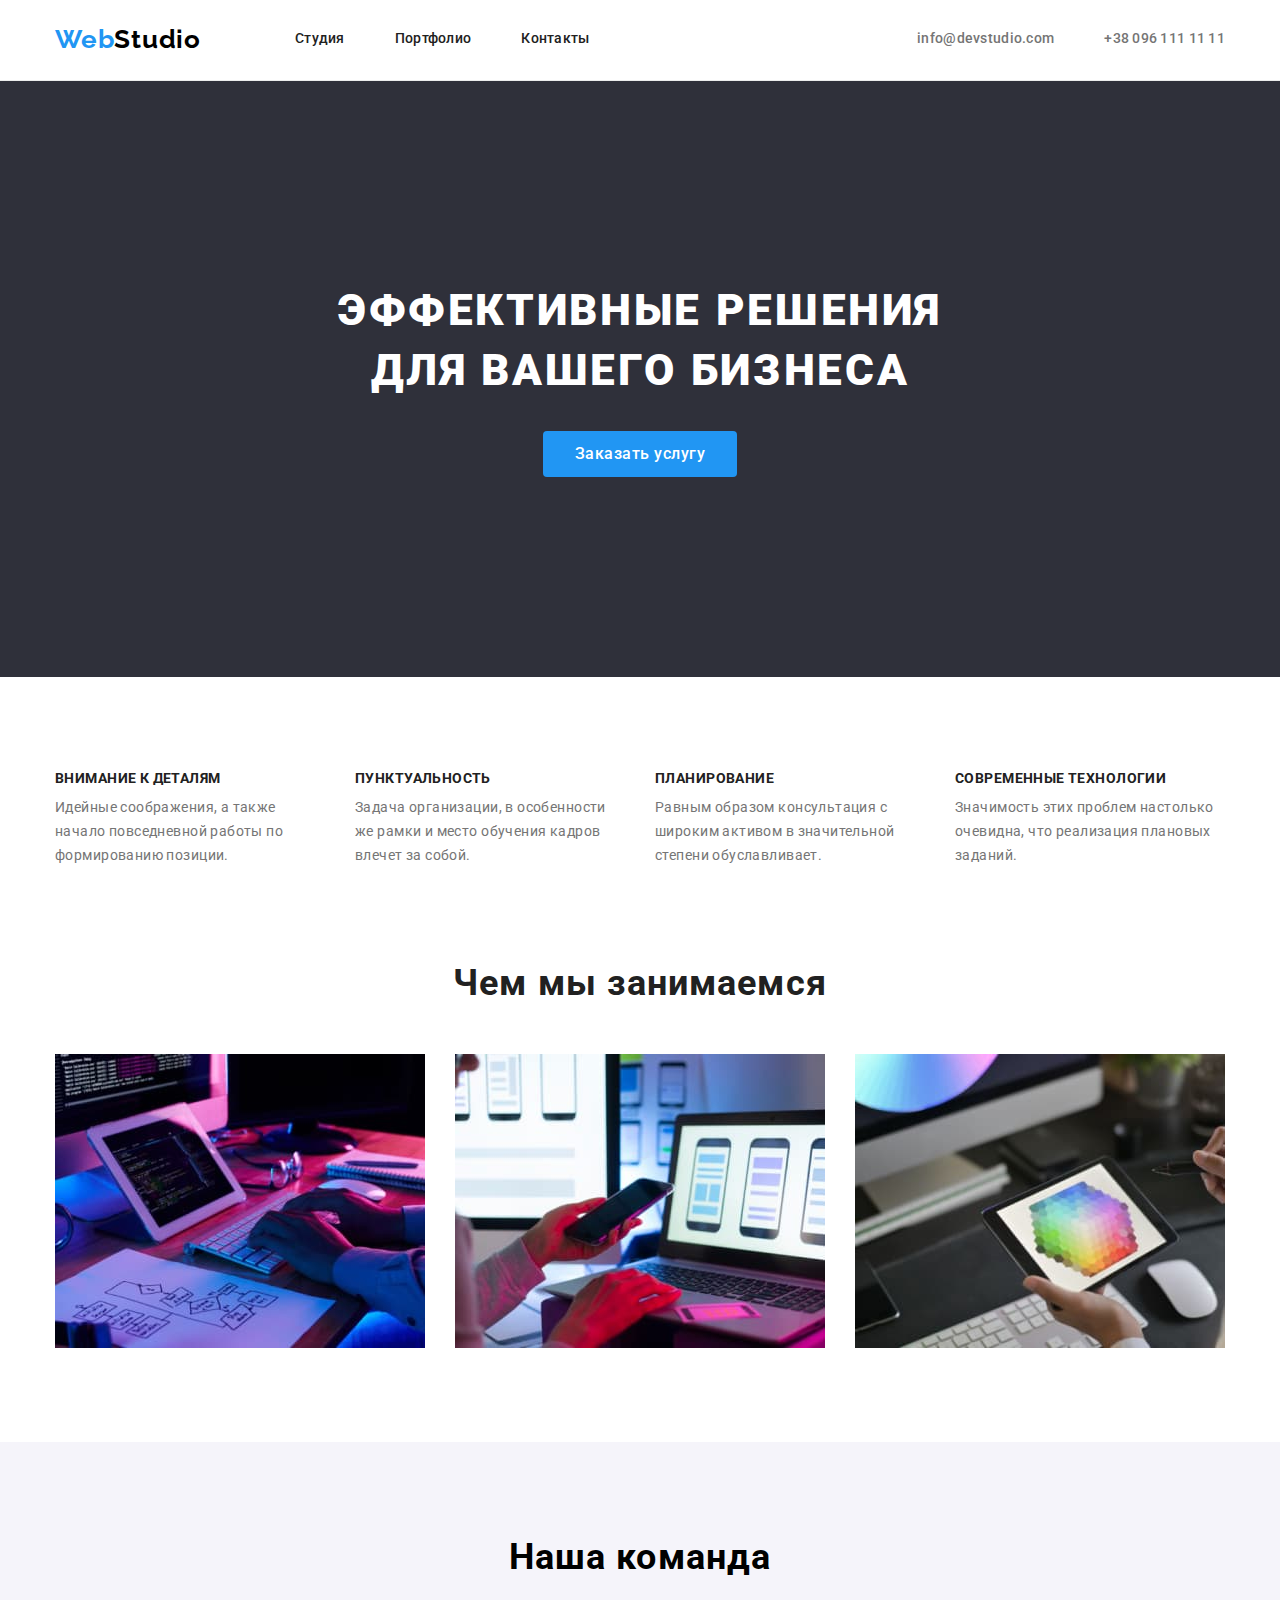
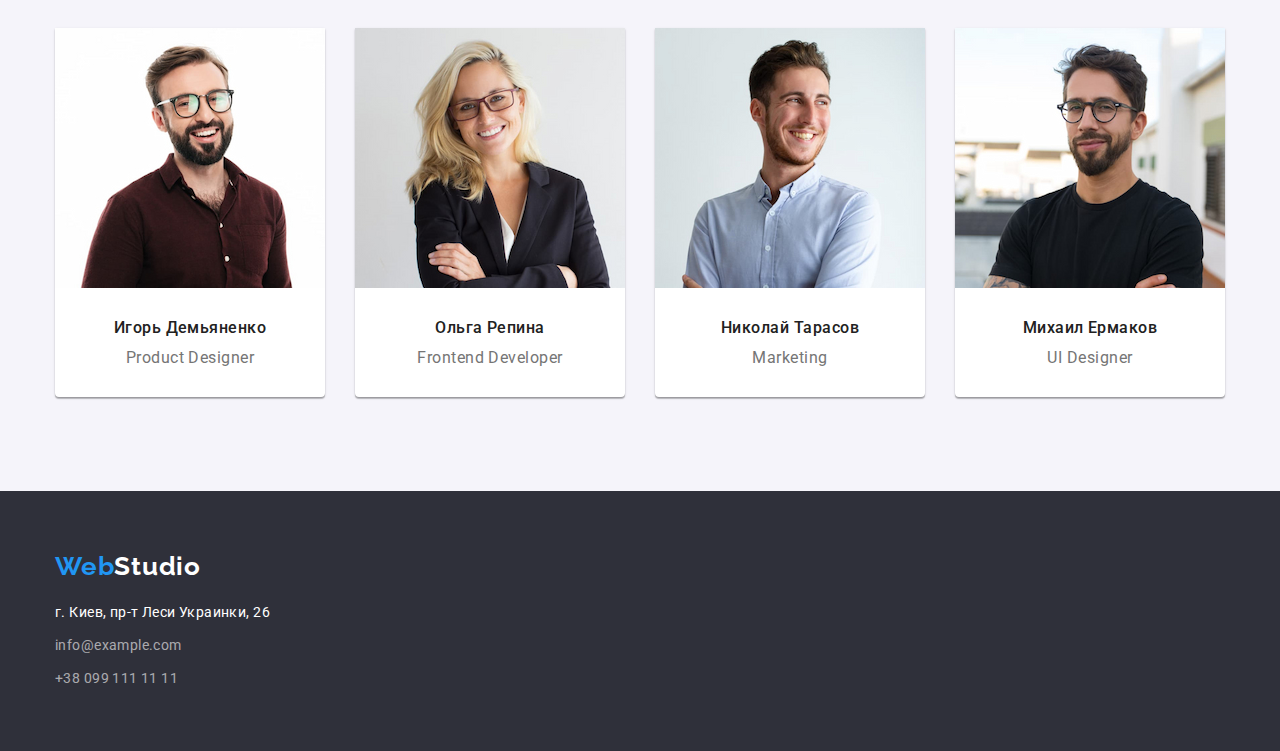
<file: index.html>
<!DOCTYPE html>
<html lang="ru">
  <head>
    <meta charset="UTF-8" />
    <meta http-equiv="X-UA-Compatible" content="IE=edge" />
    <meta name="viewport" content="width=device-width, initial-scale=1.0" />
    <title>Web studio</title>
    <link
      href="https://fonts.googleapis.com/css2?family=Raleway:wght@700&family=Roboto:wght@400;500;700;900&display=swap"
      rel="stylesheet"
    />
    <link
      rel="stylesheet"
      href="https://cdnjs.cloudflare.com/ajax/libs/modern-normalize/1.1.0/modern-normalize.min.css"
    />
    <link rel="stylesheet" href="./css/styles.css" />
  </head>
  <body>
    <!--Шапка -->
    <header>
      <div class="container main-nav">
        <nav class="nav-title">
          <a href="./index.html" class="logo"
            ><span class="logo-alt-color">Web</span>Studio</a
          >
          <ul class="site-nav">
            <li class="list"><a href="./index.html" class="link">Студия</a></li>
            <li class="list">
              <a href="./portfolio.html" class="link">Портфолио</a>
            </li>
            <li class="list"><a href="" class="link">Контакты</a></li>
          </ul>
        </nav>
        <div class="nav-contacts">
          <ul class="contacts-list">
            <li class="list">
              <a href="info@devstudio.com" class="link">info@devstudio.com</a>
            </li>
            <li class="list">
              <a href="tell:+380961111111" class="link">+38 096 111 11 11</a>
            </li>
          </ul>
        </div>
      </div>
    </header>
    <!-- Основной контент -->
    <main>
      <!--Герой -->
      <section class="hero">
        <div class="container">
          <h1 class="hero-title">Эффективные решения для вашего бизнеса</h1>
          <button type="button" class="button primary">Заказать услугу</button>
        </div>
      </section>

      <!--Особенности -->
      <section class="features">
        <div class="container">
          <h2 class="visually-hidden">Особенности</h2>
          <ul class="feature-list">
            <li class="list">
              <h3 class="feature-title">Внимание к деталям</h3>
              <p class="feature-description">
                Идейные соображения, а также начало повседневной работы по
                формированию позиции.
              </p>
            </li>
            <li class="list">
              <h3 class="feature-title">Пунктуальность</h3>
              <p class="feature-description">
                Задача организации, в особенности же рамки и место обучения
                кадров влечет за собой.
              </p>
            </li>
            <li class="list">
              <h3 class="feature-title">Планирование</h3>
              <p class="feature-description">
                Равным образом консультация с широким активом в значительной
                степени обуславливает.
              </p>
            </li>
            <li class="list">
              <h3 class="feature-title">Современные технологии</h3>
              <p class="feature-description">
                Значимость этих проблем настолько очевидна, что реализация
                плановых заданий.
              </p>
            </li>
          </ul>
        </div>
      </section>
      <!--Чем мы занимаемся-->
      <section class="employment">
        <div class="container">
          <h2 class="employment-title">Чем мы занимаемся</h2>
          <ul class="employment-list">
            <li class="list">
              <img src="./images/box1.jpg" alt="box1" width="370" />
            </li>
            <li class="list">
              <img src="./images/box2.jpg" alt="box2" width="370" />
            </li>
            <li class="list">
              <img src="./images/box3.jpg" alt="box3" width="370" />
            </li>
          </ul>
        </div>
      </section>
      <!--Наша команда-->
      <section class="our-team">
        <div class="container">
          <h2 class="our-team-title">Наша команда</h2>
          <ul class="our-team-list">
            <li class="list">
              <img src="./images/img1.jpg" alt="Игорь Демьяненко" width="270" />
              <div class="our-team-block">
                <h3 class="team-member">Игорь Демьяненко</h3>
                <p class="duties">Product Designer</p>
              </div>
            </li>
            <li class="list">
              <img src="./images/img2.jpg" alt="Ольга Репина" width="270" />
              <div class="our-team-block">
                <h3 class="team-member">Ольга Репина</h3>
                <p class="duties">Frontend Developer</p>
              </div>
            </li>
            <li class="list">
              <img src="./images/img3.jpg" alt="Николай Тарасов" width="270" />
              <div class="our-team-block">
                <h3 class="team-member">Николай Тарасов</h3>
                <p class="duties">Marketing</p>
              </div>
            </li>
            <li class="list">
              <img src="./images/img4.jpg" alt="Михаил Ермаков" width="270" />
              <div class="our-team-block">
                <h3 class="team-member">Михаил Ермаков</h3>
                <p class="duties">UI Designer</p>
              </div>
            </li>
          </ul>
        </div>
      </section>
    </main>
    <footer>
      <!--Футер-->
      <div class="container">
        <a href="./index.html" class="logo"
          ><span class="logo-alt-color">Web</span>Studio</a
        >
        <address class="address">
          <ul class="address-list">
            <li class="list">
              <a href="" class="link"> г. Киев, пр-т Леси Украинки, 26</a>
            </li>
            <li class="list">
              <a href="mailto:info@example.com" class="link link-alt-color"
                >info@example.com</a
              >
            </li>
            <li class="list">
              <a href="tell:+380991111111" class="link link-alt-color"
                >+38 099 111 11 11
              </a>
            </li>
          </ul>
        </address>
      </div>
    </footer>
  </body>
</html>
</file>
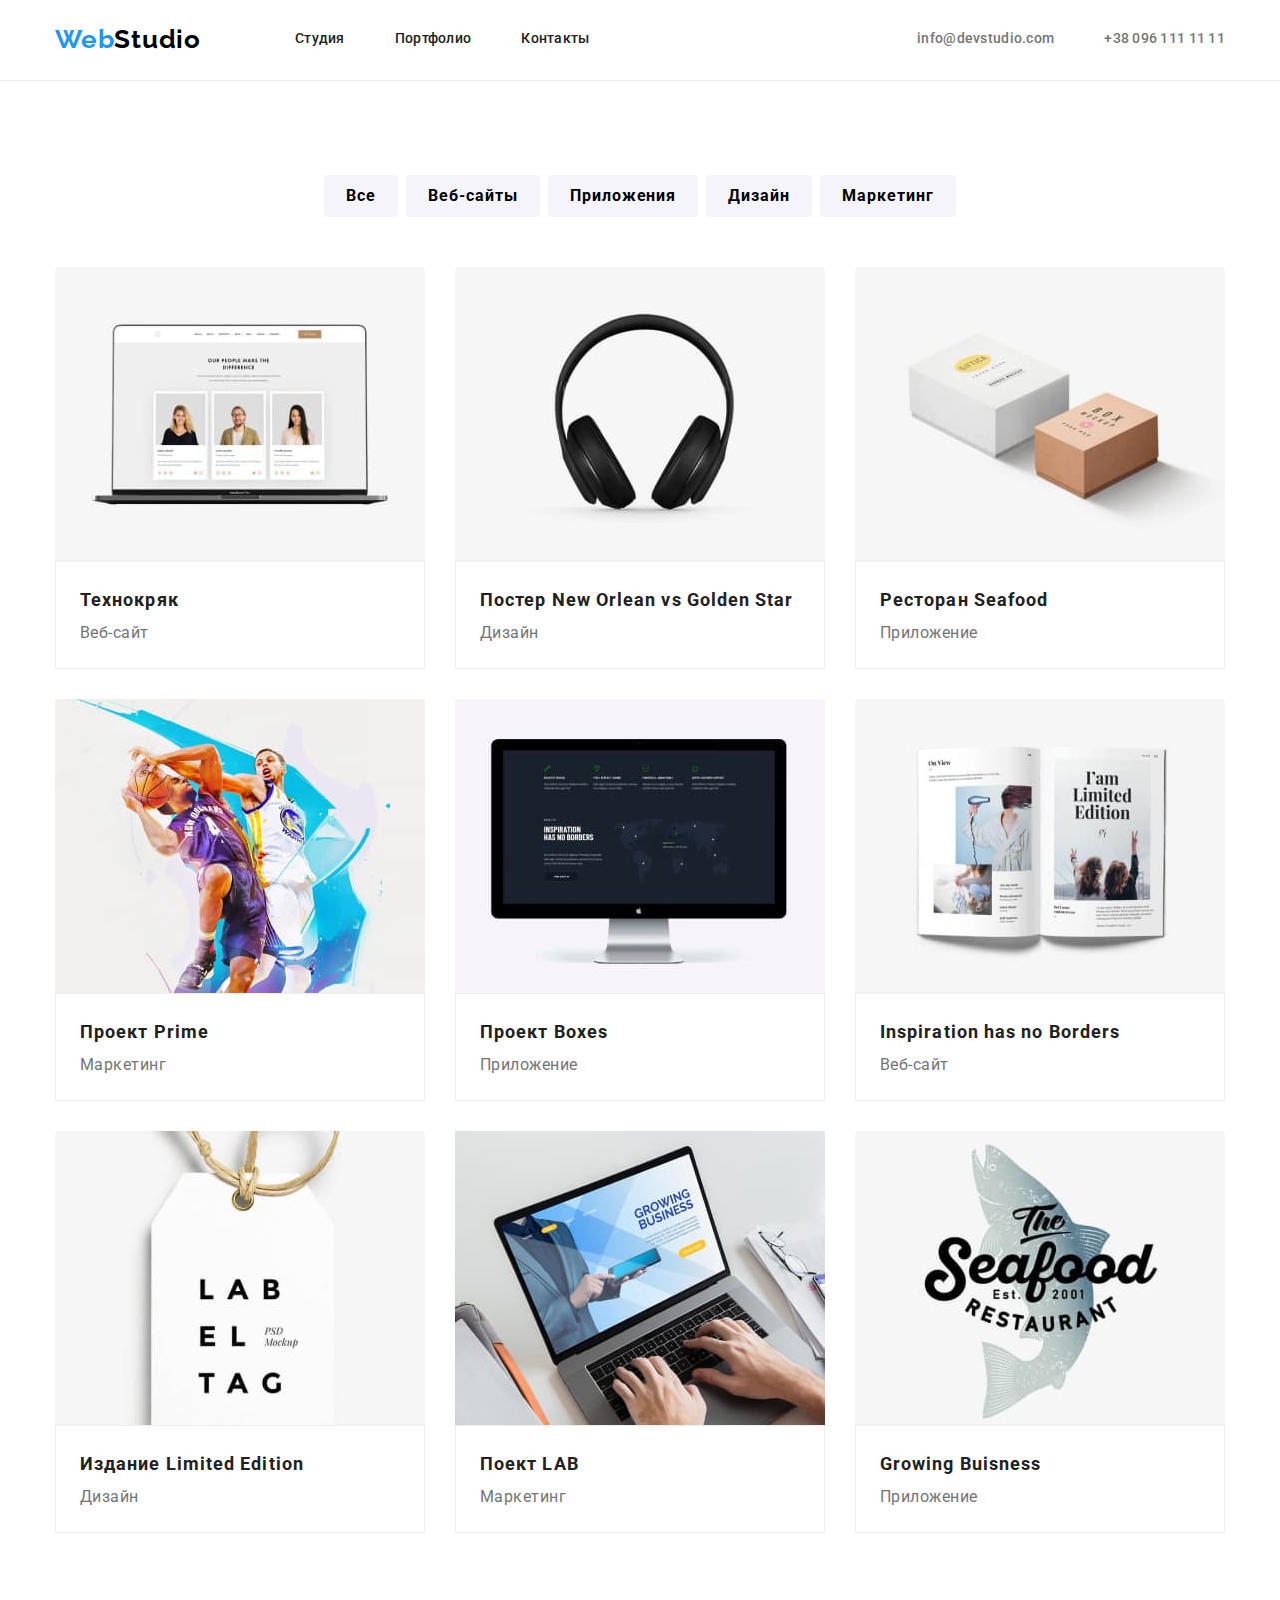
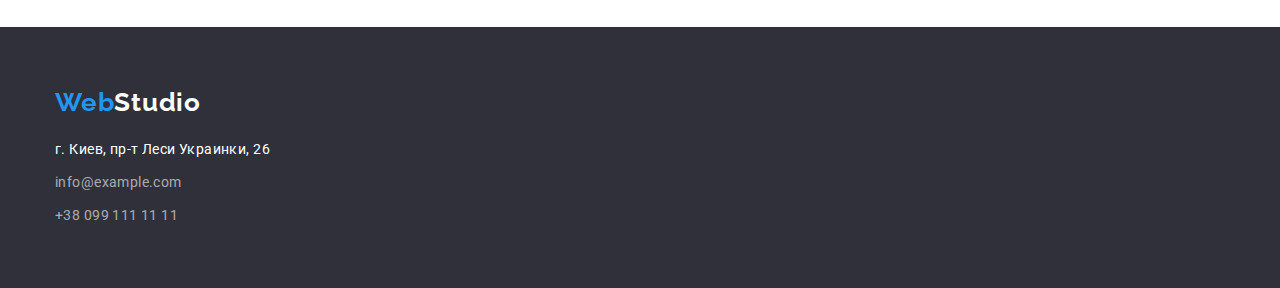
<file: portfolio.html>
<!DOCTYPE html>
<html lang="ru">
  <head>
    <meta charset="UTF-8" />
    <meta http-equiv="X-UA-Compatible" content="IE=edge" />
    <meta name="viewport" content="width=device-width, initial-scale=1.0" />
    <title>Портфолио</title>
    <link
      href="https://fonts.googleapis.com/css2?family=Raleway:wght@700&family=Roboto:wght@400;500;700;900&display=swap"
      rel="stylesheet"
    />
    <link
      rel="stylesheet"
      href="https://cdnjs.cloudflare.com/ajax/libs/modern-normalize/1.1.0/modern-normalize.min.css"
    />
    <link rel="stylesheet" href="./css/styles.css" />
  </head>
  <body>
    <!--Шапка -->
    <header>
      <div class="container main-nav">
        <nav class="nav-title">
          <a href="./index.html" class="logo"
            ><span class="logo-alt-color">Web</span>Studio</a
          >
          <ul class="site-nav">
            <li class="list"><a href="./index.html" class="link">Студия</a></li>
            <li class="list">
              <a href="./portfolio.html" class="link">Портфолио</a>
            </li>
            <li class="list"><a href="" class="link">Контакты</a></li>
          </ul>
        </nav>
        <div class="nav-contacts">
          <ul class="contacts-list">
            <li class="list">
              <a href="info@devstudio.com" class="link">info@devstudio.com</a>
            </li>
            <li class="list">
              <a href="tell:+380961111111" class="link">+38 096 111 11 11</a>
            </li>
          </ul>
        </div>
      </div>
    </header>
    <!-- Основной контент -->
    <main>
      <!-- Навигация -->
      <section class="portfolio">
        <div class="container portfolio-buttons">
          <h1 class="visually-hidden">Примеры работ</h1>
          <ul class="portfolio-nav">
            <li class="list">
              <button type="button" class="button-secondary">Все</button>
            </li>
            <li class="list">
              <button type="button" class="button-secondary">Веб-сайты</button>
            </li>
            <li class="list">
              <button type="button" class="button-secondary">Приложения</button>
            </li>
            <li class="list">
              <button type="button" class="button-secondary">Дизайн</button>
            </li>
            <li class="list">
              <button type="button" class="button-secondary">Маркетинг</button>
            </li>
          </ul>
        </div>
        <!-- Портфолио -->
        <div class="container">
          <ul class="portfolio-items">
            <li class="list">
              <a href="" class="link">
                <img src="./images/img1p.jpg" alt="Технокряк" width="370" />
                <div class="border">
                  <h2 class="description">Технокряк</h2>
                  <p class="title">Веб-сайт</p>
                </div>
              </a>
            </li>
            <li class="list">
              <a href="" class="link">
                <img
                  src="./images/img4p.jpg"
                  alt="Постер New Orlean vs Golden Star"
                  width="370"
                />
                <div class="border">
                  <h2 class="description">Постер New Orlean vs Golden Star</h2>
                  <p class="title">Дизайн</p>
                </div>
              </a>
            </li>
            <li class="list">
              <a href="" class="link">
                <img
                  src="./images/img5p.jpg"
                  alt="Ресторан Seafood"
                  width="370"
                />
                <div class="border">
                  <h2 class="description">Ресторан Seafood</h2>
                  <p class="title">Приложение</p>
                </div>
              </a>
            </li>
            <li class="list">
              <a href="" class="link">
                <img src="./images/img2p.jpg" alt="Проект Prime" width="370" />
                <div class="border">
                  <h2 class="description">Проект Prime</h2>
                  <p class="title">Маркетинг</p>
                </div>
              </a>
            </li>
            <li class="list">
              <a href="" class="link">
                <img src="./images/img6p.jpg" alt="Проект Boxes" width="370" />
                <div class="border">
                  <h2 class="description">Проект Boxes</h2>
                  <p class="title">Приложение</p>
                </div>
              </a>
            </li>
            <li class="list">
              <a href="" class="link">
                <img
                  src="./images/img7p.jpg"
                  alt="Inspiration has no Borders"
                  width="370"
                />
                <div class="border">
                  <h2 class="description">Inspiration has no Borders</h2>
                  <p class="title">Веб-сайт</p>
                </div>
              </a>
            </li>
            <li class="list">
              <a href="" class="link">
                <img
                  src="./images/img8p.jpg"
                  alt="Издание Limited Edition"
                  width="370"
                />
                <div class="border">
                  <h2 class="description">Издание Limited Edition</h2>
                  <p class="title">Дизайн</p>
                </div>
              </a>
            </li>
            <li class="list">
              <a href="" class="link">
                <img src="./images/img9p.jpg" alt="Поект LAB" width="370" />
                <div class="border">
                  <h2 class="description">Поект LAB</h2>
                  <p class="title">Маркетинг</p>
                </div>
              </a>
            </li>
            <li class="list">
              <a href="" class="link">
                <img
                  src="./images/img3p.jpg"
                  alt="Growing Buisness"
                  width="370"
                />
                <div class="border">
                  <h2 class="description">Growing Buisness</h2>
                  <p class="title">Приложение</p>
                </div>
              </a>
            </li>
          </ul>
        </div>
      </section>
    </main>
    <footer>
      <!--Футер-->
      <div class="container">
        <a href="./index.html" class="logo"
          ><span class="logo-alt-color">Web</span>Studio</a
        >
        <address class="address">
          <ul class="address-list">
            <li class="list">
              <a href="" class="link"> г. Киев, пр-т Леси Украинки, 26</a>
            </li>
            <li class="list">
              <a href="mailto:info@example.com" class="link link-alt-color"
                >info@example.com</a
              >
            </li>
            <li class="list">
              <a href="tell:+380991111111" class="link link-alt-color"
                >+38 099 111 11 11
              </a>
            </li>
          </ul>
        </address>
      </div>
    </footer>
  </body>
</html>
</file>
<file: css/styles.css>
:root {
  --primary-text-color: #000000;
  --main-text-color: #212121;
  --title-text-color: #757575;
  --accent-color: #2196f3;
  --primary-wite-color: #ffffff;
  --primary-button-color: #f5f4fa;
  --footer-color: #2f303a;
}
body {
  background-color: var(--primary-white-color);
  color: var(--primary-text-color);

  font-family: "Roboto", sans-serif;
  letter-spacing: 0.02em;
  font-size: 14px;
  line-height: 1.17;
}

h1,
h2,
h3,
h4,
h5,
h6,
p,
ul {
  margin: 0;
  padding: 0;
}
.container {
  margin-left: auto;
  margin-right: auto;
  width: 1200px;
  padding-left: 15px;
  padding-right: 15px;
}

/* Logo */
.logo {
  color: var(--primary-text-color);
  font-family: "Raleway", sans-serif;
  font-weight: 700;
  font-size: 26px;
  line-height: 1.19;
  letter-spacing: 0.03em;
  text-decoration: none;
}
.logo-alt-color {
  color: var(--accent-color);
}
img{
  display: block;
  /* ------------------------- */
}

/* ----------------------------- */
/* Хедер */
header{
  padding-top: 24px;
  padding-bottom: 25px;
  border-bottom: 1px solid #ECECEC;
  display: block;
}
/* Навигация */

.container .main-nav {
  display: flex;
  align-items: center;
}
.main-nav{
  display: flex;
  align-items: center;
}
.nav-title{
  display: flex;
  align-items: center;
}
.site-nav {
  display: flex;
}
.contacts-list{
  display: flex;
}
.nav-contacts{
  margin-left: auto;
}
.main-nav .logo {
  margin-right: 94px;
}
.site-nav .list + .list,
.contacts-list .list + .list{
  margin-left: 50px;
}
.site-nav .link {
  color: var(--main-text-color);
  text-decoration: none;
}

.link {
  color: var(--title-text-color);
  text-decoration: none;
}
.link:hover,
.link:focus {
  color: var(--accent-color);
}
.list {
  color: var(--main-text-color);
  font-size: 14px;
  font-weight: 500;
  line-height: 1.14;
  letter-spacing: 0.02em;
  list-style: none;
  font-style: normal;
}
/* Герой */
.hero .container {
  padding-top: 200px;
  padding-bottom: 200px;
}

.hero {
  background-color: #2f303a;
  text-align: center;
}
.hero-title {
  color: var(--primary-wite-color);
  text-transform: uppercase;
  font-size: 44px;
  font-weight: 900;
  line-height: 1.36;
  letter-spacing: 0.06em;
  max-width: 55%;
  margin: 0px auto 30px;
}
/* Кнопка */
.button {
  color: var(--primary-wite-color);
  background-color: var(--accent-color);
  font-size: 16px;
  font-weight: 500;
  line-height: 1.62;
  letter-spacing: 0.03em;

  cursor: pointer;
  font-family: inherit;
  border: none;

  padding: 10px 32px;
  border-radius: 4px;
}

.button-secondary {
  color: var(--primary-text-color);
  background-color: var(--primary-button-color);
  font-size: 16px;
  font-weight: 700;
  line-height: 1.88;
  letter-spacing: 0.06em;

  border: none;
  cursor: pointer;
  font-family: inherit;
  text-decoration: none;
  border-radius: 4px;
  padding: 6px 22px;
}
.button-secondary:hover,
.button-secondary:focus {
  background-color: var(--accent-color);
  color: var(--primary-wite-color);
  box-shadow: 0px 3px 1px rgba(0, 0, 0, 0.1), 0px 1px 2px rgba(0, 0, 0, 0.08),
    0px 2px 2px rgba(0, 0, 0, 0.12);
}
/* Особенности */

.visually-hidden {
  position: absolute;
  white-space: nowrap;
  width: 1px;
  height: 1px;
  overflow: hidden;
  border: 0;
  padding: 0;
  clip: rect(0 0 0 0);
  clip-path: inset(50%);
  margin: -1px;
}

.features{
  padding-top: 94px;
  padding-bottom: 94px;
}
.features .container p {
  margin-top: 10px;
}
.feature-list {
  display: flex;
}
.feature-list .list{
  max-width: 270px ;
}
.feature-list .list + .list {
  margin-left: 30px;
}

.feature-title {
  color: var(--main-text-color);
  text-transform: uppercase;
  font-size: 14px;
  font-weight: 700;
  line-height: 1.14;
  letter-spacing: 0.03em;
}
.feature-description {
  color: var(--title-text-color);
  font-size: 14px;
  font-weight: 400;
  line-height: 1.71;
  letter-spacing: 0.03em;
  font-family: Roboto;
}
/* Чем мы занимаемся  */
.employment-title {
  color: var(--main-text-color);
  font-weight: 700;
  font-size: 36px;
  line-height: 1.17;
  text-align: center;
  letter-spacing: 0.03em;
}
.employment-list {
  display: flex;
}
.employment-list .list + .list {
  margin-left: 30px;
}
.employment {
  padding-bottom: 94px;
}
.container .employment-title {
  margin-bottom: 50px;
}

/* Команда */
.our-team {
  background-color: var(--primary-button-color);

  padding-top: 94px;
  padding-bottom: 94px;
}
.our-team-title {
  font-weight: 700;
  font-size: 36px;
  line-height: 1.17;
  text-align: center;
  letter-spacing: 0.03em;

  margin-bottom: 50px;
}
.our-team-list {
  display: flex;
}
.our-team-list .list + .list {
  margin-left: 30px;
}

.our-team-list .list {
  background: #ffffff;

  box-shadow: 0px 1px 3px rgba(0, 0, 0, 0.12), 0px 1px 1px rgba(0, 0, 0, 0.14),
    0px 2px 1px rgba(0, 0, 0, 0.2);
  border-radius: 0px 0px 4px 4px;
  text-align: center;
}

.team-member {
  color: var(--main-text-color);
  font-size: 16px;
  font-weight: 500;
  line-height: 1.19;
  letter-spacing: 0.03em;

  margin-bottom: 10px;
}
.duties {
  color: var(--title-text-color);
  font-size: 16px;
  font-weight: 400;
  line-height: 1.19;
  letter-spacing: 0.03em;
}
.our-team-block{
  padding: 30px
}
/* Портфолио */
.portfolio {
  padding-top: 94px;
  padding-bottom: 94px;
}
.portfolio-title {
  text-align: center;
}
.portfolio-nav {
  display: flex;
  margin-bottom: 50px;
}
.portfolio-nav {
  justify-content: center;
  align-items: center;
}
.portfolio-nav .list + .list {
  margin-left: 8px;
}
/* ---------------------- */
.border {
  background: #ffffff;
  border: 1px solid #eeeeee;
  box-sizing: border-box;
  padding: 20px 24px;
}

.portfolio-items {
  display: flex;
  flex-wrap: wrap;
  margin-left: -30px;
  margin-top: -30px;
  
  
}
.portfolio-items .list {
  margin-left: 30px;
  margin-top: 30px;
  flex-basis: calc((100% - 90px) / 3);
}

.description {
  color: var(--main-text-color);
  font-size: 18px;
  font-weight: 700;
  line-height: 2;
  letter-spacing: 0.06em;
}
.portfolio-items .title {
  color: var(--title-text-color);
  font-size: 16px;
  font-weight: 400;
  line-height: 1.88;
  letter-spacing: 0.03em;

}
/* Футтер */
footer {
  background-color: var(--footer-color);
}
footer .logo {
  color: var(--primary-wite-color);
}
address .link {
  color: #ffffff;
  font-size: 14px;
  font-weight: 400;
  line-height: 1.71;
  letter-spacing: 0.03em;
}
address .link-alt-color {
  color: rgb(255, 255, 255, 0.6);
}
footer {
  padding-top: 60px;
  padding-bottom: 60px;
}

address {
  margin-top: 20px;
}
address .list + .list{
  margin-top: 9px;
}
</file>
